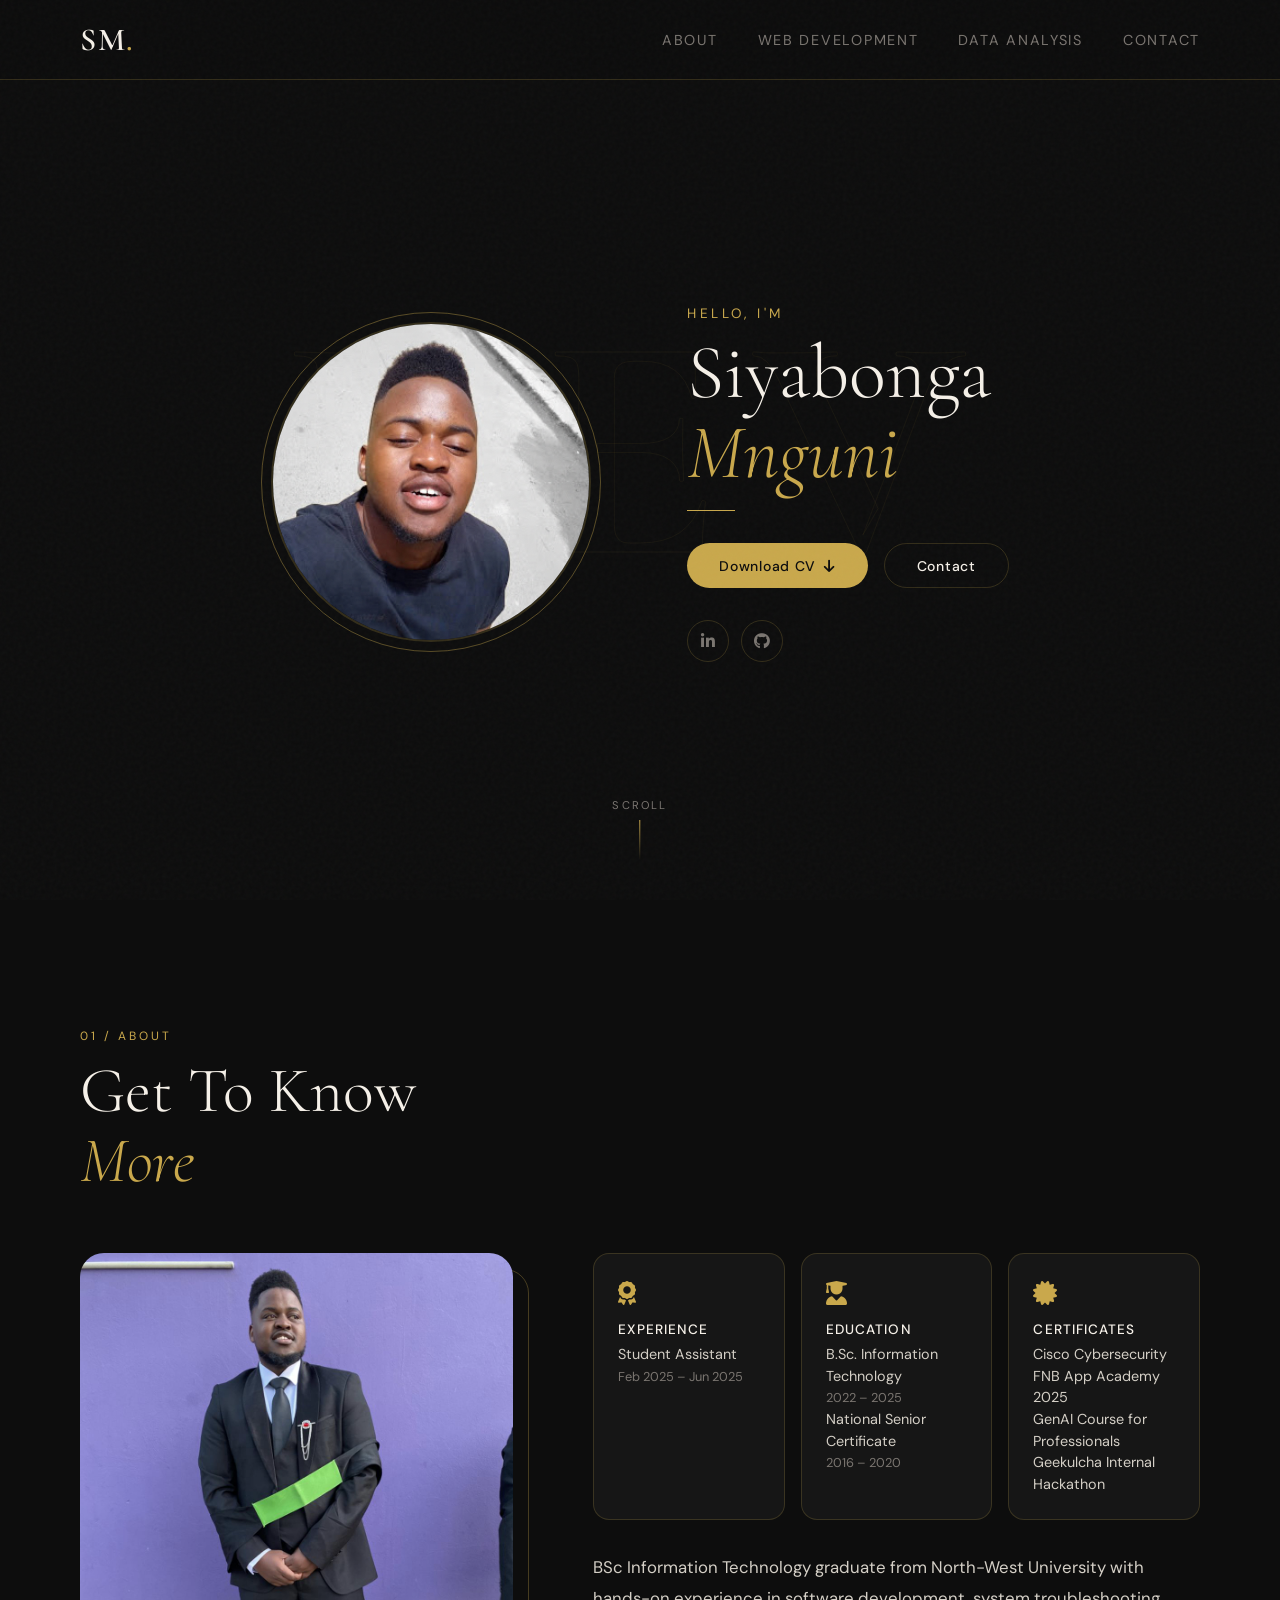
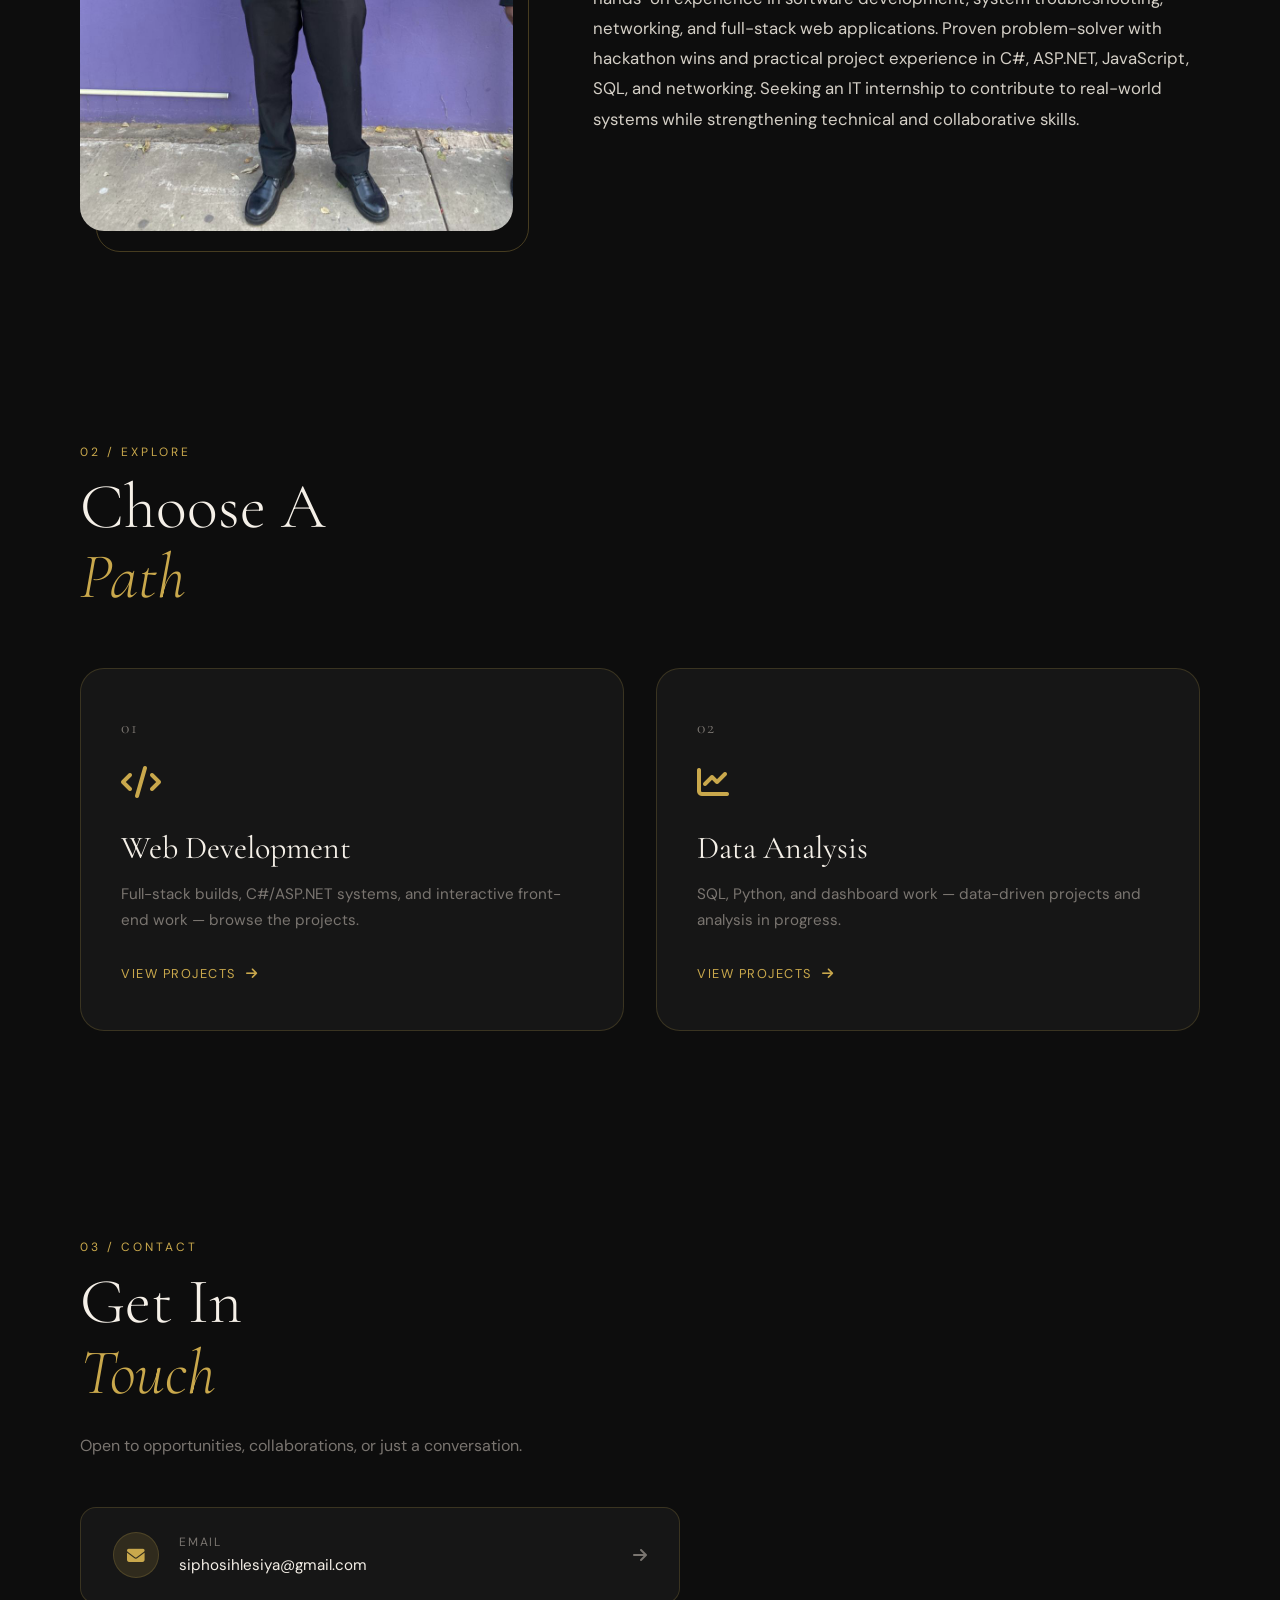
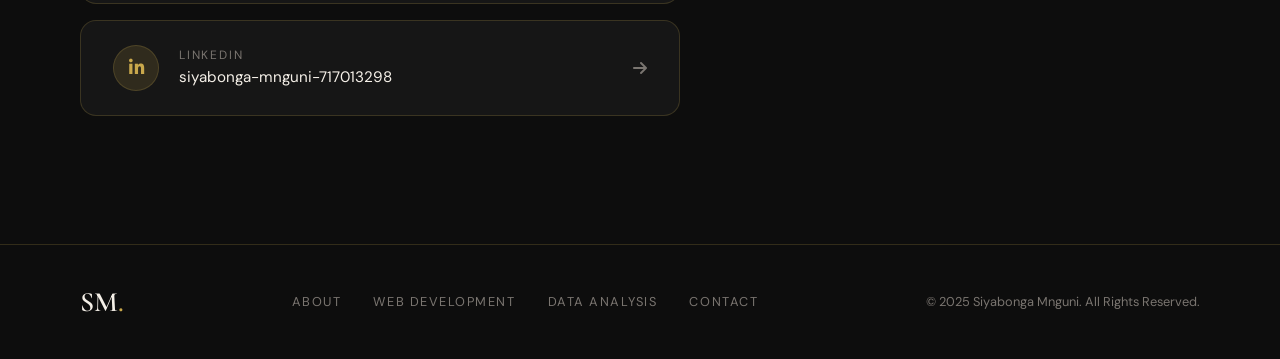
<file: index.html>
<!DOCTYPE html>
<html lang="en">
  <head>
    <meta charset="UTF-8" />
    <meta http-equiv="X-UA-Compatible" content="IE=edge" />
    <meta name="viewport" content="width=device-width, initial-scale=1.0" />
    <title>Siyabonga Mnguni — Portfolio</title>
    <link rel="icon" type="image/png" href="./assets/favicon.png">
    <link rel="preconnect" href="https://fonts.googleapis.com" />
    <link rel="preconnect" href="https://fonts.gstatic.com" crossorigin />
    <link href="https://fonts.googleapis.com/css2?family=Cormorant+Garamond:ital,wght@0,300;0,400;0,600;1,300;1,400&family=DM+Sans:wght@300;400;500&display=swap" rel="stylesheet"/>
    <link rel="stylesheet" href="https://cdnjs.cloudflare.com/ajax/libs/font-awesome/6.4.0/css/all.min.css"/>
    <link rel="stylesheet" href="style.css" />
    <link rel="stylesheet" href="mediaqueries.css" />
  </head>
  <body>

    <!-- NOISE OVERLAY -->
    <div class="noise"></div>

    <!-- DESKTOP NAV -->
    <nav id="desktop-nav">
      <a href="index.html" class="logo">SM<span class="logo-dot">.</span></a>
      <ul class="nav-links">
        <li><a href="#about">About</a></li>
        <li><a href="web-development.html">Web Development</a></li>
        <li><a href="data-analysis.html">Data Analysis</a></li>
        <li><a href="#contact">Contact</a></li>
      </ul>
    </nav>

    <!-- HAMBURGER NAV -->
    <nav id="hamburger-nav">
      <a href="index.html" class="logo">SM<span class="logo-dot">.</span></a>
      <div class="hamburger-menu">
        <div class="hamburger-icon" onclick="toggleMenu()">
          <span></span><span></span><span></span>
        </div>
        <div class="menu-links">
          <li><a href="#about" onclick="toggleMenu()">About</a></li>
          <li><a href="web-development.html">Web Development</a></li>
          <li><a href="data-analysis.html">Data Analysis</a></li>
          <li><a href="#contact" onclick="toggleMenu()">Contact</a></li>
        </div>
      </div>
    </nav>

    <!-- HERO / PROFILE -->
    <section id="profile">
      <div class="hero-bg-text">DEV</div>
      <div class="profile-inner">
        <div class="profile-image-wrap">
          <div class="profile-image-border"></div>
          <img src="./assets/about2.jpg" alt="Siyabonga Mnguni" />
        </div>
        <div class="profile-text">
          <p class="eyebrow">Hello, I'm</p>
          <h1 class="hero-name">Siyabonga<br /><em>Mnguni</em></h1>
          <div class="hero-line"></div>
          <div class="btn-container">
            <button class="btn btn-primary" onclick="window.open('./assets/Siyabonga Mnguni CV.pdf')">
              <span>Download CV</span><i class="fas fa-arrow-down"></i>
            </button>
            <button class="btn btn-outline" onclick="location.href='#contact'">
              <span>Contact</span>
            </button>
          </div>
          <div id="socials-container">
            <a href="https://linkedin.com/in/siyabonga-mnguni-717013298" target="_blank" class="social-link" title="LinkedIn">
              <i class="fab fa-linkedin-in"></i>
            </a>
            <a href="https://github.com/poundcake010101" target="_blank" class="social-link" title="GitHub">
              <i class="fab fa-github"></i>
            </a>
          </div>
        </div>
      </div>
      <a href="#about" class="scroll-hint">
        <span>Scroll</span>
        <div class="scroll-line"></div>
      </a>
    </section>

    <!-- ABOUT -->
    <section id="about">
      <div class="section-label">01 / About</div>
      <h2 class="section-title">Get To Know<br /><em>More</em></h2>
      <div class="about-grid">
        <div class="about-image-wrap">
          <img src="./assets/aboutpic3.jpeg" alt="Siyabonga Mnguni" class="about-pic" />
          <div class="about-image-accent"></div>
        </div>
        <div class="about-content">
          <div class="about-cards">
            <div class="about-card">
              <div class="about-card-icon"><i class="fas fa-award"></i></div>
              <h3>Experience</h3>
              <p>Student Assistant<br /><span>Feb 2025 – Jun 2025</span></p>
            </div>
            <div class="about-card">
              <div class="about-card-icon"><i class="fas fa-user-graduate"></i></div>
              <h3>Education</h3>
              <p>B.Sc. Information Technology<br /><span>2022 – 2025</span></p>
              <p>National Senior Certificate<br /><span>2016 – 2020</span></p>
            </div>
            <div class="about-card">
              <div class="about-card-icon"><i class="fas fa-certificate"></i></div>
              <h3>Certificates</h3>
              <p>Cisco Cybersecurity<br /> </p>
              <p>FNB App Academy 2025<br /> </p>
              <p>GenAI Course for Professionals<br /> </p>
              <p>Geekulcha Internal Hackathon<br /> </p>
            </div>
          </div>
          <p class="about-bio">
            BSc Information Technology graduate from North-West University with hands-on experience in software development, system troubleshooting, networking, and full-stack web applications. Proven problem-solver with hackathon wins and practical project experience in C#, ASP.NET, JavaScript, SQL, and networking. Seeking an IT internship to contribute to real-world systems while strengthening technical and collaborative skills.
          </p>
        </div>
      </div>
    </section>

    <!-- EXPLORE / NAVIGATION CARDS -->
    <section id="explore">
      <div class="section-label">02 / Explore</div>
      <h2 class="section-title">Choose A<br /><em>Path</em></h2>
      <div class="nav-cards-grid">

        <a href="web-development.html" class="nav-card">
          <div class="nav-card-index">01</div>
          <div class="nav-card-icon"><i class="fas fa-code"></i></div>
          <h3 class="nav-card-title">Web Development</h3>
          <p class="nav-card-desc">Full-stack builds, C#/ASP.NET systems, and interactive front-end work — browse the projects.</p>
          <span class="nav-card-cta">View Projects <i class="fas fa-arrow-right"></i></span>
        </a>

        <a href="data-analysis.html" class="nav-card">
          <div class="nav-card-index">02</div>
          <div class="nav-card-icon"><i class="fas fa-chart-line"></i></div>
          <h3 class="nav-card-title">Data Analysis</h3>
          <p class="nav-card-desc">SQL, Python, and dashboard work — data-driven projects and analysis in progress.</p>
          <span class="nav-card-cta">View Projects <i class="fas fa-arrow-right"></i></span>
        </a>

      </div>
    </section>

    <!-- CONTACT -->
    <section id="contact">
      <div class="section-label">03 / Contact</div>
      <h2 class="section-title">Get In<br /><em>Touch</em></h2>
      <p class="contact-sub">Open to opportunities, collaborations, or just a conversation.</p>
      <div class="contact-cards">
        <a href="mailto:siphosihlesiya@gmail.com" class="contact-card">
          <div class="contact-card-icon"><i class="fas fa-envelope"></i></div>
          <div>
            <p class="contact-card-label">Email</p>
            <p class="contact-card-value">siphosihlesiya@gmail.com</p>
          </div>
          <i class="fas fa-arrow-right contact-arrow"></i>
        </a>
        <a href="https://linkedin.com/in/siyabonga-mnguni-717013298" target="_blank" class="contact-card">
          <div class="contact-card-icon"><i class="fab fa-linkedin-in"></i></div>
          <div>
            <p class="contact-card-label">LinkedIn</p>
            <p class="contact-card-value">siyabonga-mnguni-717013298</p>
          </div>
          <i class="fas fa-arrow-right contact-arrow"></i>
        </a>
      </div>
    </section>

    <!-- FOOTER -->
    <footer>
      <div class="footer-inner">
        <div class="footer-logo">SM<span class="logo-dot">.</span></div>
        <nav class="footer-nav">
          <a href="#about">About</a>
          <a href="web-development.html">Web Development</a>
          <a href="data-analysis.html">Data Analysis</a>
          <a href="#contact">Contact</a>
        </nav>
        <p class="footer-copy">© 2025 Siyabonga Mnguni. All Rights Reserved.</p>
      </div>
    </footer>

    <script src="script.js"></script>
    <script>
      // Reveal on scroll
      const revealEls = document.querySelectorAll('section, .project-card, .about-card, .skill-item, .nav-card');
      const observer = new IntersectionObserver((entries) => {
        entries.forEach(e => { if (e.isIntersecting) { e.target.classList.add('visible'); } });
      }, { threshold: 0.1 });
      revealEls.forEach(el => { el.classList.add('reveal'); observer.observe(el); });

      // Skill bar animation
      const barObserver = new IntersectionObserver((entries) => {
        entries.forEach(e => {
          if (e.isIntersecting) {
            const fill = e.target.querySelector('.skill-fill');
            if (fill) fill.style.width = fill.style.getPropertyValue('--w') || fill.style['--w'] || getComputedStyle(fill).getPropertyValue('--w');
          }
        });
      }, { threshold: 0.3 });
      document.querySelectorAll('.skill-item').forEach(el => barObserver.observe(el));
    </script>
  </body>
</html>
</file>
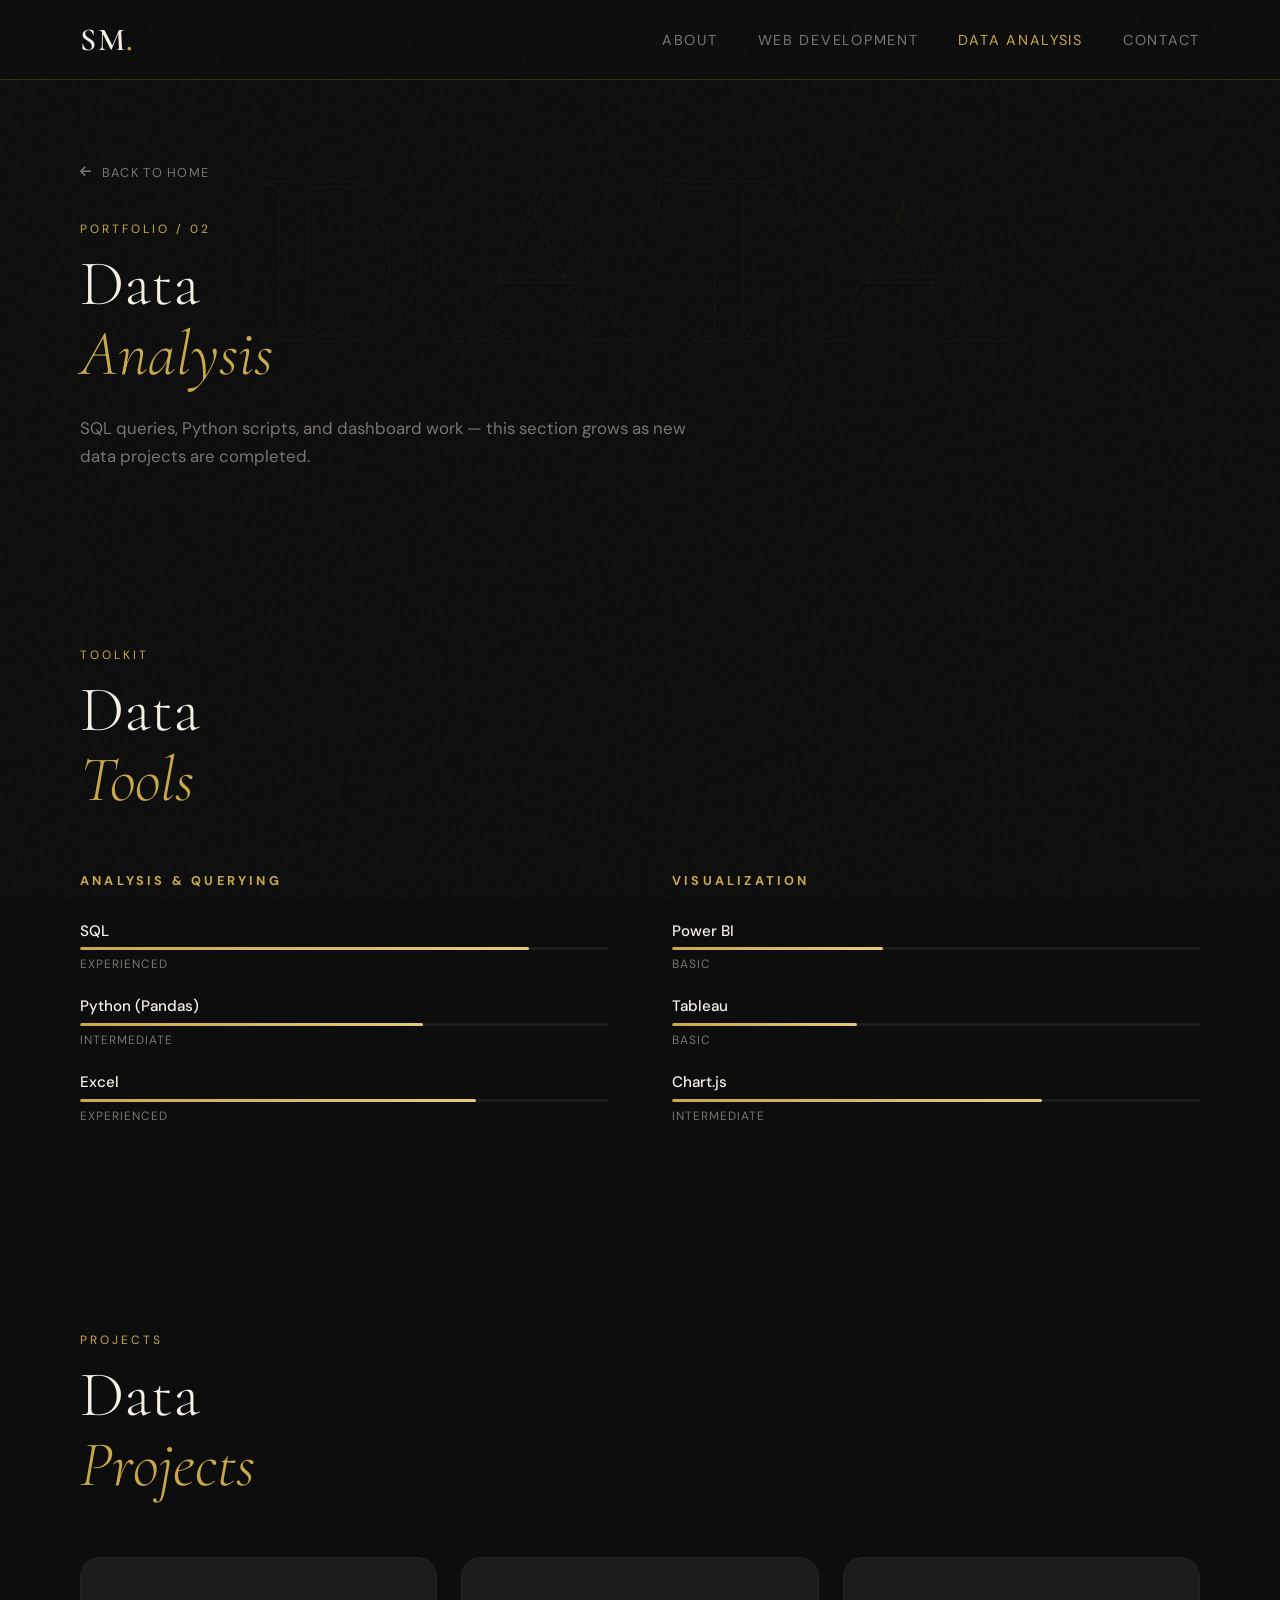
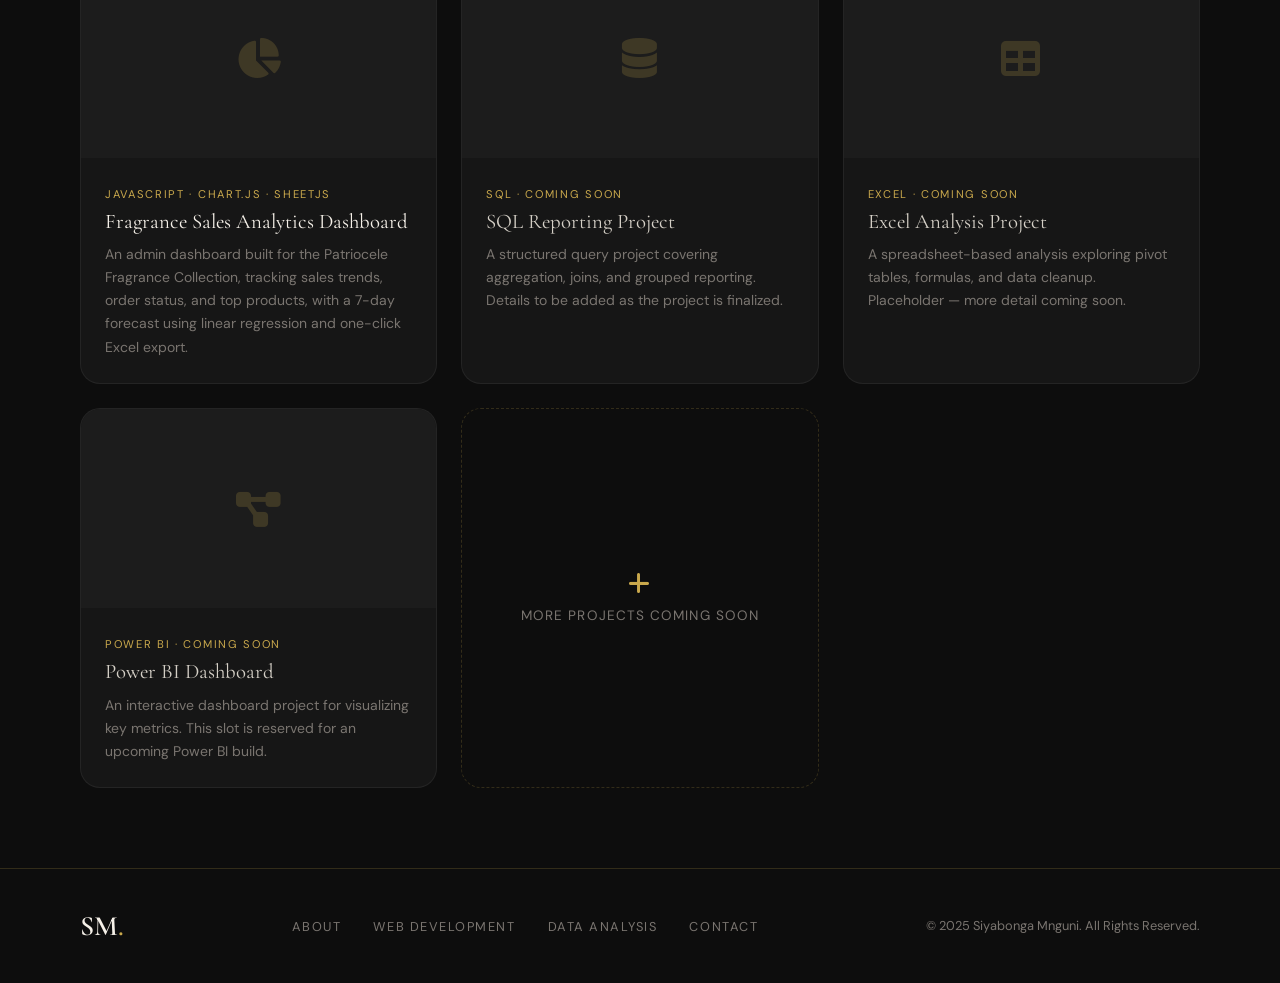
<file: data-analysis.html>
<!DOCTYPE html>
<html lang="en">
  <head>
    <meta charset="UTF-8" />
    <meta http-equiv="X-UA-Compatible" content="IE=edge" />
    <meta name="viewport" content="width=device-width, initial-scale=1.0" />
    <title>Data Analysis — Siyabonga Mnguni</title>
    <link rel="icon" type="image/png" href="./assets/favicon.png">
    <link rel="preconnect" href="https://fonts.googleapis.com" />
    <link rel="preconnect" href="https://fonts.gstatic.com" crossorigin />
    <link href="https://fonts.googleapis.com/css2?family=Cormorant+Garamond:ital,wght@0,300;0,400;0,600;1,300;1,400&family=DM+Sans:wght@300;400;500&display=swap" rel="stylesheet"/>
    <link rel="stylesheet" href="https://cdnjs.cloudflare.com/ajax/libs/font-awesome/6.4.0/css/all.min.css"/>
    <link rel="stylesheet" href="style.css" />
    <link rel="stylesheet" href="mediaqueries.css" />
  </head>
  <body>

    <!-- NOISE OVERLAY -->
    <div class="noise"></div>

    <!-- DESKTOP NAV -->
    <nav id="desktop-nav">
      <a href="index.html" class="logo">SM<span class="logo-dot">.</span></a>
      <ul class="nav-links">
        <li><a href="index.html#about">About</a></li>
        <li><a href="web-development.html">Web Development</a></li>
        <li><a href="data-analysis.html" class="active">Data Analysis</a></li>
        <li><a href="index.html#contact">Contact</a></li>
      </ul>
    </nav>

    <!-- HAMBURGER NAV -->
    <nav id="hamburger-nav">
      <a href="index.html" class="logo">SM<span class="logo-dot">.</span></a>
      <div class="hamburger-menu">
        <div class="hamburger-icon" onclick="toggleMenu()">
          <span></span><span></span><span></span>
        </div>
        <div class="menu-links">
          <li><a href="index.html#about" onclick="toggleMenu()">About</a></li>
          <li><a href="web-development.html">Web Development</a></li>
          <li><a href="data-analysis.html" class="active">Data Analysis</a></li>
          <li><a href="index.html#contact" onclick="toggleMenu()">Contact</a></li>
        </div>
      </div>
    </nav>

    <!-- PAGE HEADER -->
    <section id="page-header" class="page-header">
      <a href="index.html" class="breadcrumb"><i class="fas fa-arrow-left"></i> Back to Home</a>
      <div class="hero-bg-text">DATA</div>
      <div class="section-label">Portfolio / 02</div>
      <h1 class="section-title">Data<br /><em>Analysis</em></h1>
      <p class="page-header-sub">SQL queries, Python scripts, and dashboard work — this section grows as new data projects are completed.</p>
    </section>

    <!-- TOOLS -->
    <section id="skills">
      <div class="section-label">Toolkit</div>
      <h2 class="section-title">Data<br /><em>Tools</em></h2>
      <div class="skills-grid">
        <div class="skills-col">
          <h3 class="skills-category">Analysis &amp; Querying</h3>
          <div class="skill-list">
            <div class="skill-item"><span class="skill-name">SQL</span><div class="skill-bar"><div class="skill-fill" style="--w:85%"></div></div><span class="skill-level">Experienced</span></div>
            <div class="skill-item"><span class="skill-name">Python (Pandas)</span><div class="skill-bar"><div class="skill-fill" style="--w:65%"></div></div><span class="skill-level">Intermediate</span></div>
            <div class="skill-item"><span class="skill-name">Excel</span><div class="skill-bar"><div class="skill-fill" style="--w:75%"></div></div><span class="skill-level">Experienced</span></div>
          </div>
        </div>
        <div class="skills-col">
          <h3 class="skills-category">Visualization</h3>
          <div class="skill-list">
            <div class="skill-item"><span class="skill-name">Power BI</span><div class="skill-bar"><div class="skill-fill" style="--w:40%"></div></div><span class="skill-level">Basic</span></div>
            <div class="skill-item"><span class="skill-name">Tableau</span><div class="skill-bar"><div class="skill-fill" style="--w:35%"></div></div><span class="skill-level">Basic</span></div>
            <div class="skill-item"><span class="skill-name">Chart.js</span><div class="skill-bar"><div class="skill-fill" style="--w:70%"></div></div><span class="skill-level">Intermediate</span></div>
          </div>
        </div>
      </div>
    </section>

    <!-- PROJECTS -->
    <section id="projects">
      <div class="section-label">Projects</div>
      <h2 class="section-title">Data<br /><em>Projects</em></h2>
      <div class="projects-grid">

        <div class="project-card">
          <div class="project-img-wrap project-img-placeholder">
            <i class="fas fa-chart-pie placeholder-icon"></i>
          </div>
          <div class="project-info">
            <span class="project-tag">JavaScript · Chart.js · SheetJS</span>
            <h3>Fragrance Sales Analytics Dashboard</h3>
            <p>An admin dashboard built for the Patriocele Fragrance Collection, tracking sales trends, order status, and top products, with a 7-day forecast using linear regression and one-click Excel export.</p>
          </div>
        </div>

        <div class="project-card project-card-placeholder">
          <div class="project-img-wrap project-img-placeholder">
            <i class="fas fa-database placeholder-icon"></i>
          </div>
          <div class="project-info">
            <span class="project-tag">SQL · Coming Soon</span>
            <h3>SQL Reporting Project</h3>
            <p>A structured query project covering aggregation, joins, and grouped reporting. Details to be added as the project is finalized.</p>
          </div>
        </div>

        <div class="project-card project-card-placeholder">
          <div class="project-img-wrap project-img-placeholder">
            <i class="fas fa-table placeholder-icon"></i>
          </div>
          <div class="project-info">
            <span class="project-tag">Excel · Coming Soon</span>
            <h3>Excel Analysis Project</h3>
            <p>A spreadsheet-based analysis exploring pivot tables, formulas, and data cleanup. Placeholder — more detail coming soon.</p>
          </div>
        </div>

        <div class="project-card project-card-placeholder">
          <div class="project-img-wrap project-img-placeholder">
            <i class="fas fa-project-diagram placeholder-icon"></i>
          </div>
          <div class="project-info">
            <span class="project-tag">Power BI · Coming Soon</span>
            <h3>Power BI Dashboard</h3>
            <p>An interactive dashboard project for visualizing key metrics. This slot is reserved for an upcoming Power BI build.</p>
          </div>
        </div>

        <a href="index.html#contact" class="project-card project-card-add">
          <div class="project-card-add-inner">
            <i class="fas fa-plus"></i>
            <span>More projects coming soon</span>
          </div>
        </a>

      </div>
    </section>

    <!-- FOOTER -->
    <footer>
      <div class="footer-inner">
        <div class="footer-logo">SM<span class="logo-dot">.</span></div>
        <nav class="footer-nav">
          <a href="index.html#about">About</a>
          <a href="web-development.html">Web Development</a>
          <a href="data-analysis.html">Data Analysis</a>
          <a href="index.html#contact">Contact</a>
        </nav>
        <p class="footer-copy">© 2025 Siyabonga Mnguni. All Rights Reserved.</p>
      </div>
    </footer>

    <script src="script.js"></script>
    <script>
      const revealEls = document.querySelectorAll('section, .project-card, .about-card, .skill-item, .nav-card');
      const observer = new IntersectionObserver((entries) => {
        entries.forEach(e => { if (e.isIntersecting) { e.target.classList.add('visible'); } });
      }, { threshold: 0.1 });
      revealEls.forEach(el => { el.classList.add('reveal'); observer.observe(el); });

      const barObserver = new IntersectionObserver((entries) => {
        entries.forEach(e => {
          if (e.isIntersecting) {
            const fill = e.target.querySelector('.skill-fill');
            if (fill) fill.style.width = fill.style.getPropertyValue('--w') || fill.style['--w'] || getComputedStyle(fill).getPropertyValue('--w');
          }
        });
      }, { threshold: 0.3 });
      document.querySelectorAll('.skill-item').forEach(el => barObserver.observe(el));
    </script>
  </body>
</html>
</file>
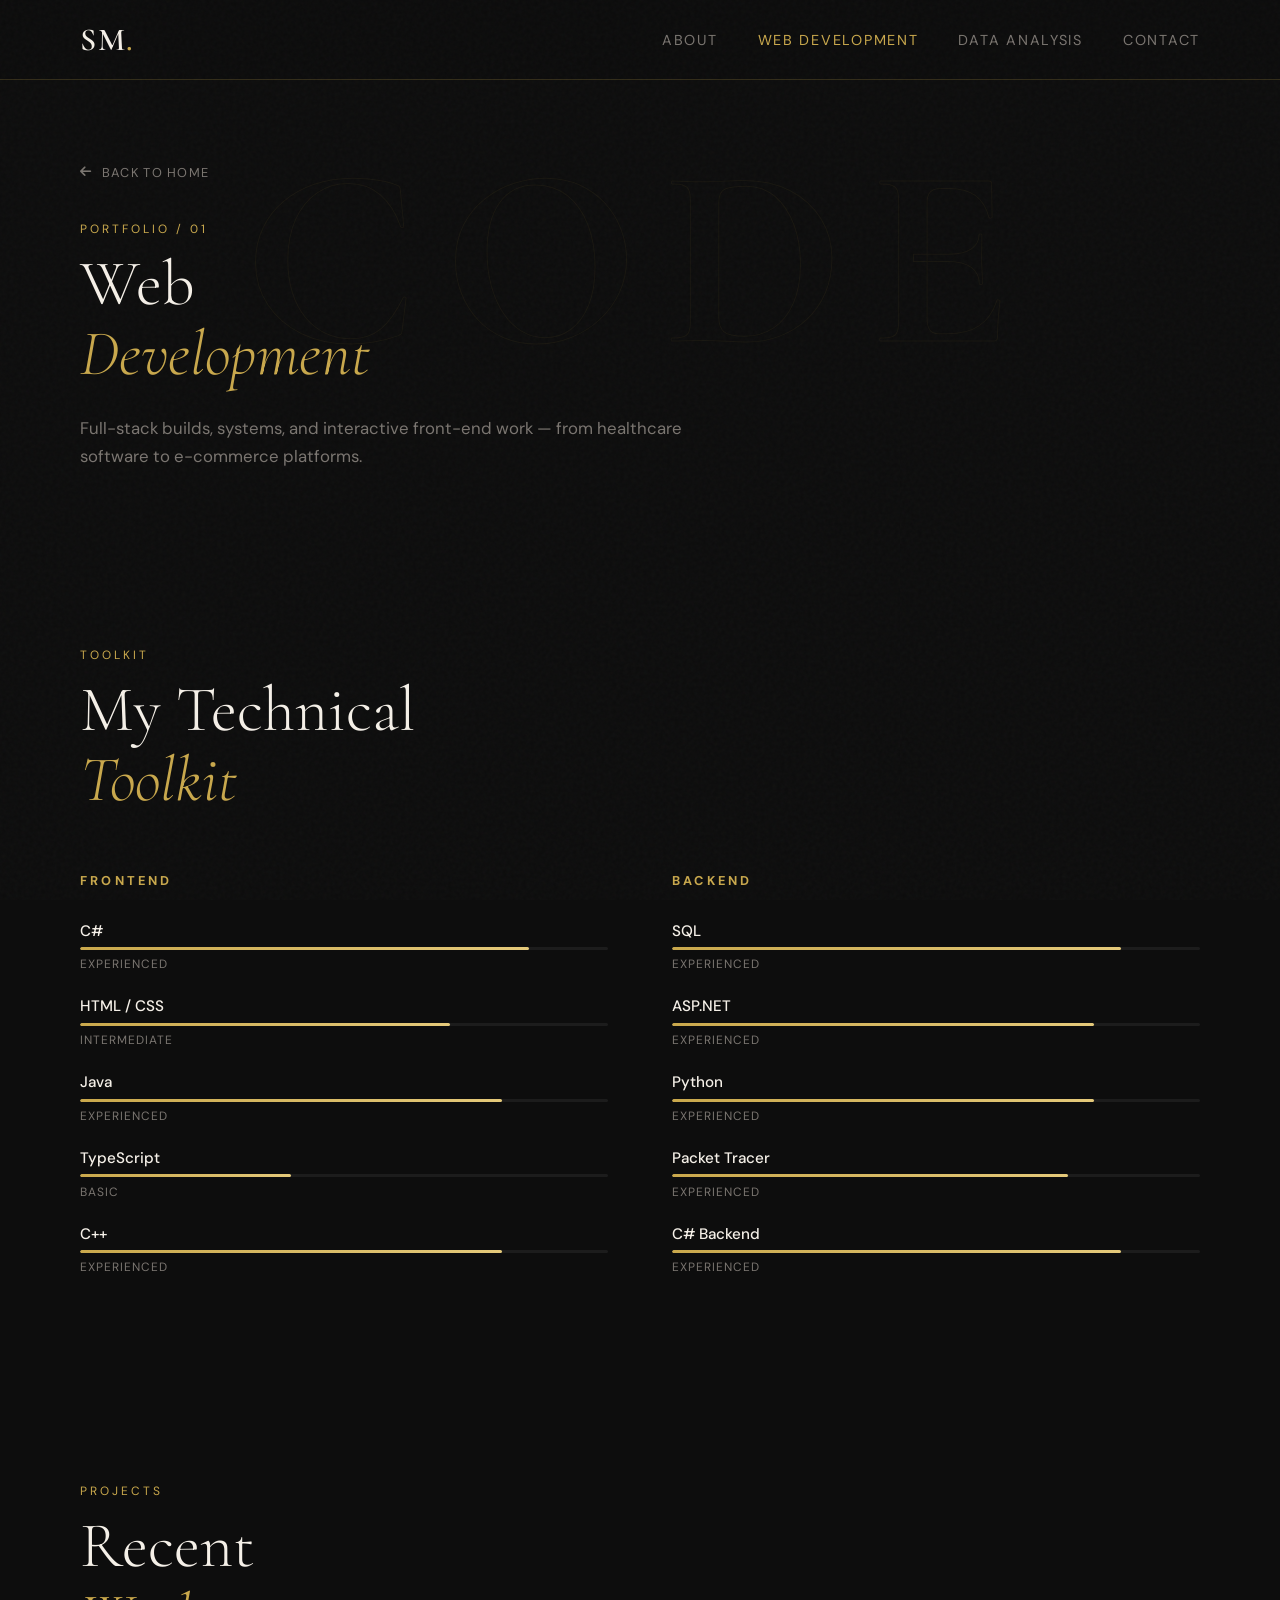
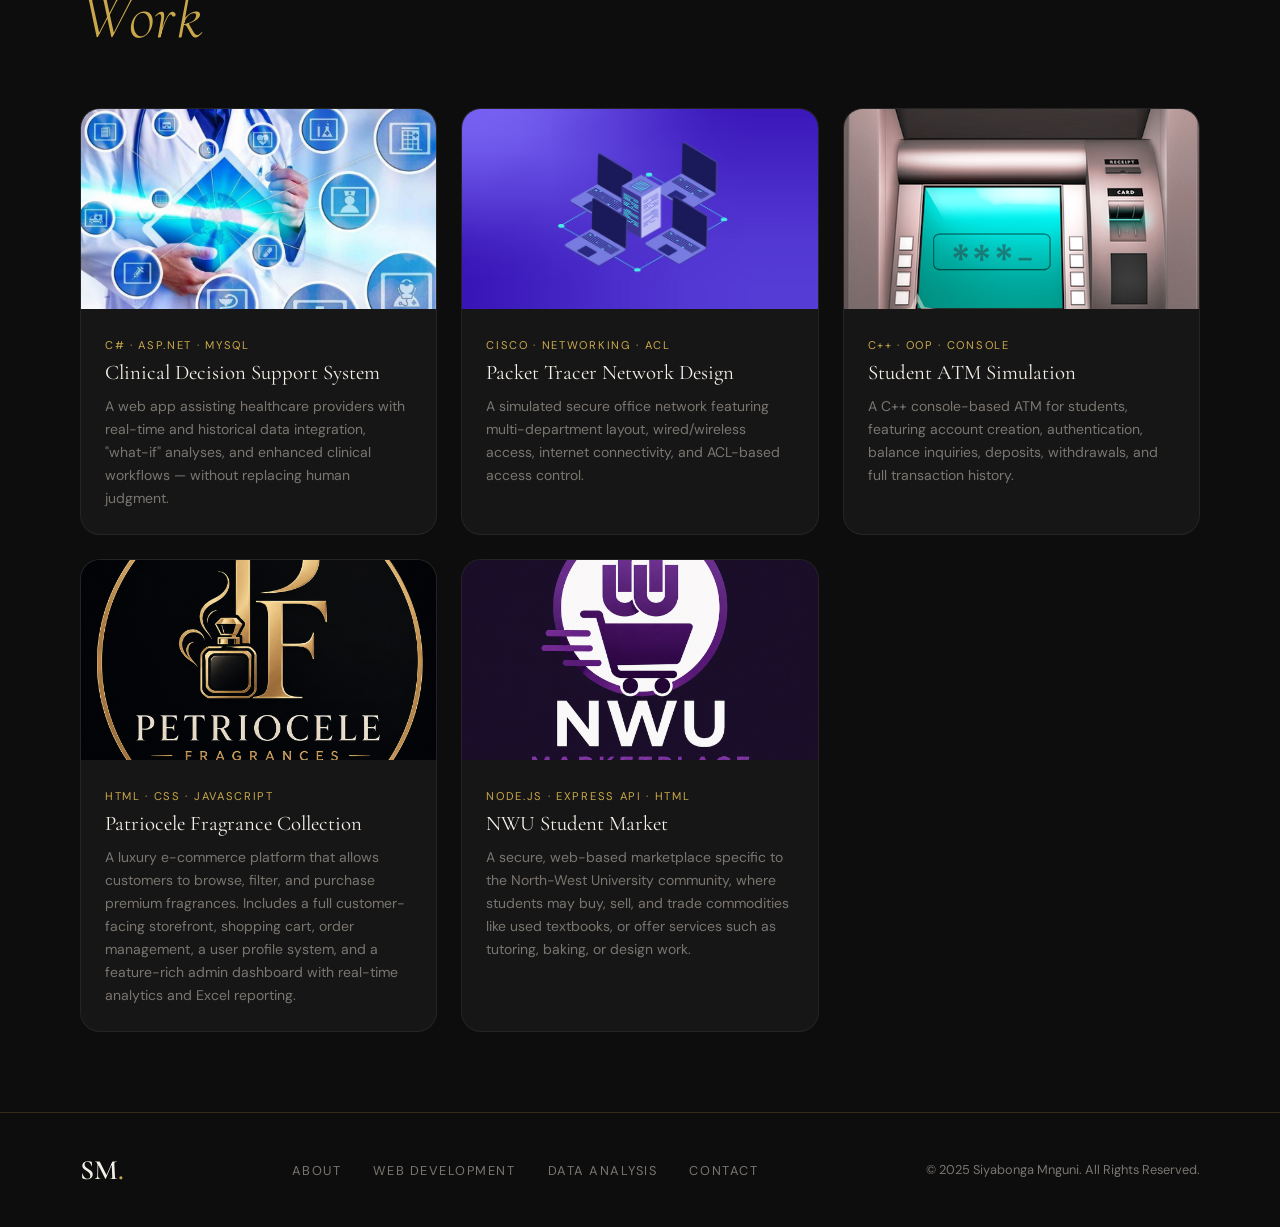
<file: web-development.html>
<!DOCTYPE html>
<html lang="en">
  <head>
    <meta charset="UTF-8" />
    <meta http-equiv="X-UA-Compatible" content="IE=edge" />
    <meta name="viewport" content="width=device-width, initial-scale=1.0" />
    <title>Web Development — Siyabonga Mnguni</title>
    <link rel="icon" type="image/png" href="./assets/favicon.png">
    <link rel="preconnect" href="https://fonts.googleapis.com" />
    <link rel="preconnect" href="https://fonts.gstatic.com" crossorigin />
    <link href="https://fonts.googleapis.com/css2?family=Cormorant+Garamond:ital,wght@0,300;0,400;0,600;1,300;1,400&family=DM+Sans:wght@300;400;500&display=swap" rel="stylesheet"/>
    <link rel="stylesheet" href="https://cdnjs.cloudflare.com/ajax/libs/font-awesome/6.4.0/css/all.min.css"/>
    <link rel="stylesheet" href="style.css" />
    <link rel="stylesheet" href="mediaqueries.css" />
  </head>
  <body>

    <!-- NOISE OVERLAY -->
    <div class="noise"></div>

    <!-- DESKTOP NAV -->
    <nav id="desktop-nav">
      <a href="index.html" class="logo">SM<span class="logo-dot">.</span></a>
      <ul class="nav-links">
        <li><a href="index.html#about">About</a></li>
        <li><a href="web-development.html" class="active">Web Development</a></li>
        <li><a href="data-analysis.html">Data Analysis</a></li>
        <li><a href="index.html#contact">Contact</a></li>
      </ul>
    </nav>

    <!-- HAMBURGER NAV -->
    <nav id="hamburger-nav">
      <a href="index.html" class="logo">SM<span class="logo-dot">.</span></a>
      <div class="hamburger-menu">
        <div class="hamburger-icon" onclick="toggleMenu()">
          <span></span><span></span><span></span>
        </div>
        <div class="menu-links">
          <li><a href="index.html#about" onclick="toggleMenu()">About</a></li>
          <li><a href="web-development.html" class="active">Web Development</a></li>
          <li><a href="data-analysis.html">Data Analysis</a></li>
          <li><a href="index.html#contact" onclick="toggleMenu()">Contact</a></li>
        </div>
      </div>
    </nav>

    <!-- PAGE HEADER -->
    <section id="page-header" class="page-header">
      <a href="index.html" class="breadcrumb"><i class="fas fa-arrow-left"></i> Back to Home</a>
      <div class="hero-bg-text">CODE</div>
      <div class="section-label">Portfolio / 01</div>
      <h1 class="section-title">Web<br /><em>Development</em></h1>
      <p class="page-header-sub">Full-stack builds, systems, and interactive front-end work — from healthcare software to e-commerce platforms.</p>
    </section>

    <!-- SKILLS -->
    <section id="skills">
      <div class="section-label">Toolkit</div>
      <h2 class="section-title">My Technical<br /><em>Toolkit</em></h2>
      <div class="skills-grid">
        <div class="skills-col">
          <h3 class="skills-category">Frontend</h3>
          <div class="skill-list">
            <div class="skill-item"><span class="skill-name">C#</span><div class="skill-bar"><div class="skill-fill" style="--w:85%"></div></div><span class="skill-level">Experienced</span></div>
            <div class="skill-item"><span class="skill-name">HTML / CSS</span><div class="skill-bar"><div class="skill-fill" style="--w:70%"></div></div><span class="skill-level">Intermediate</span></div>
            <div class="skill-item"><span class="skill-name">Java</span><div class="skill-bar"><div class="skill-fill" style="--w:80%"></div></div><span class="skill-level">Experienced</span></div>
            <div class="skill-item"><span class="skill-name">TypeScript</span><div class="skill-bar"><div class="skill-fill" style="--w:40%"></div></div><span class="skill-level">Basic</span></div>
            <div class="skill-item"><span class="skill-name">C++</span><div class="skill-bar"><div class="skill-fill" style="--w:80%"></div></div><span class="skill-level">Experienced</span></div>
          </div>
        </div>
        <div class="skills-col">
          <h3 class="skills-category">Backend</h3>
          <div class="skill-list">
            <div class="skill-item"><span class="skill-name">SQL</span><div class="skill-bar"><div class="skill-fill" style="--w:85%"></div></div><span class="skill-level">Experienced</span></div>
            <div class="skill-item"><span class="skill-name">ASP.NET</span><div class="skill-bar"><div class="skill-fill" style="--w:80%"></div></div><span class="skill-level">Experienced</span></div>
            <div class="skill-item"><span class="skill-name">Python</span><div class="skill-bar"><div class="skill-fill" style="--w:80%"></div></div><span class="skill-level">Experienced</span></div>
            <div class="skill-item"><span class="skill-name">Packet Tracer</span><div class="skill-bar"><div class="skill-fill" style="--w:75%"></div></div><span class="skill-level">Experienced</span></div>
            <div class="skill-item"><span class="skill-name">C# Backend</span><div class="skill-bar"><div class="skill-fill" style="--w:85%"></div></div><span class="skill-level">Experienced</span></div>
          </div>
        </div>
      </div>
    </section>

    <!-- PROJECTS -->
    <section id="projects">
      <div class="section-label">Projects</div>
      <h2 class="section-title">Recent<br /><em>Work</em></h2>
      <div class="projects-grid">

        <div class="project-card">
          <div class="project-img-wrap">
            <img src="./assets/Clinical-Decision-Support-Systems.jpg" alt="Clinical Decision Support System" />
            <div class="project-overlay">
              <div class="project-links">
                <button onclick="window.open('https://github.com/poundcake010101/Clinical-Decision-Support-System.git','_blank')"><i class="fab fa-github"></i></button>
                <button onclick="openVideoModal()"><i class="fas fa-play"></i></button>
              </div>
            </div>
          </div>
          <div class="project-info">
            <span class="project-tag">C# · ASP.NET · MySQL</span>
            <h3>Clinical Decision Support System</h3>
            <p>A web app assisting healthcare providers with real-time and historical data integration, "what-if" analyses, and enhanced clinical workflows — without replacing human judgment.</p>
          </div>
        </div>

        <div class="project-card">
          <div class="project-img-wrap">
            <img src="./assets/packet-tracer.jpg" alt="Packet Tracer Network Design" />
            <div class="project-overlay">
              <div class="project-links">
                <button onclick="window.open('https://github.com/poundcake010101/Packet_Tracer.git','_blank')"><i class="fab fa-github"></i></button>
              </div>
            </div>
          </div>
          <div class="project-info">
            <span class="project-tag">Cisco · Networking · ACL</span>
            <h3>Packet Tracer Network Design</h3>
            <p>A simulated secure office network featuring multi-department layout, wired/wireless access, internet connectivity, and ACL-based access control.</p>
          </div>
        </div>

        <div class="project-card">
          <div class="project-img-wrap">
            <img src="./assets/ATM.png" alt="Student ATM Simulation" />
            <div class="project-overlay">
              <div class="project-links">
                <button onclick="window.open('https://github.com/poundcake010101/atmSimulationProject.git','_blank')"><i class="fab fa-github"></i></button>
              </div>
            </div>
          </div>
          <div class="project-info">
            <span class="project-tag">C++ · OOP · Console</span>
            <h3>Student ATM Simulation</h3>
            <p>A C++ console-based ATM for students, featuring account creation, authentication, balance inquiries, deposits, withdrawals, and full transaction history.</p>
          </div>
        </div>

        <div class="project-card">
          <div class="project-img-wrap">
            <img src="./assets/petrio.png" alt="Patriocele Fragrance Collection" />
            <div class="project-overlay">
              <div class="project-links">
                <button onclick="window.open('https://github.com/poundcake010101/Patriocele-Fragrance-collection.git','_blank')"><i class="fab fa-github"></i></button>
              </div>
            </div>
          </div>
          <div class="project-info">
            <span class="project-tag">HTML · CSS · JavaScript</span>
            <h3>Patriocele Fragrance Collection</h3>
            <p>A luxury e-commerce platform that allows customers to browse, filter, and purchase premium fragrances. Includes a full customer-facing storefront, shopping cart, order management, a user profile system, and a feature-rich admin dashboard with real-time analytics and Excel reporting.</p>
          </div>
        </div>

        <div class="project-card">
          <div class="project-img-wrap">
            <img src="./assets/nwu_market.png" alt="NWU Student Market" />
            <div class="project-overlay">
              <div class="project-links">
                <button onclick="window.open('https://github.com/MrNiffler/nwu-student-market.git','_blank')"><i class="fab fa-github"></i></button>
              </div>
            </div>
          </div>
          <div class="project-info">
            <span class="project-tag">Node.js · Express API · HTML</span>
            <h3>NWU Student Market</h3>
            <p>A secure, web-based marketplace specific to the North-West University community, where students may buy, sell, and trade commodities like used textbooks, or offer services such as tutoring, baking, or design work.</p>
          </div>
        </div>

      </div>
    </section>

    <!-- VIDEO MODAL -->
    <div id="videoModal" class="video-modal">
      <div class="video-modal-content">
        <span class="close-btn" onclick="closeVideoModal()">&times;</span>
        <iframe id="videoFrame" width="100%" height="480" frameborder="0" allowfullscreen></iframe>
      </div>
    </div>

    <!-- FOOTER -->
    <footer>
      <div class="footer-inner">
        <div class="footer-logo">SM<span class="logo-dot">.</span></div>
        <nav class="footer-nav">
          <a href="index.html#about">About</a>
          <a href="web-development.html">Web Development</a>
          <a href="data-analysis.html">Data Analysis</a>
          <a href="index.html#contact">Contact</a>
        </nav>
        <p class="footer-copy">© 2025 Siyabonga Mnguni. All Rights Reserved.</p>
      </div>
    </footer>

    <script src="script.js"></script>
    <script>
      const revealEls = document.querySelectorAll('section, .project-card, .about-card, .skill-item, .nav-card');
      const observer = new IntersectionObserver((entries) => {
        entries.forEach(e => { if (e.isIntersecting) { e.target.classList.add('visible'); } });
      }, { threshold: 0.1 });
      revealEls.forEach(el => { el.classList.add('reveal'); observer.observe(el); });

      const barObserver = new IntersectionObserver((entries) => {
        entries.forEach(e => {
          if (e.isIntersecting) {
            const fill = e.target.querySelector('.skill-fill');
            if (fill) fill.style.width = fill.style.getPropertyValue('--w') || fill.style['--w'] || getComputedStyle(fill).getPropertyValue('--w');
          }
        });
      }, { threshold: 0.3 });
      document.querySelectorAll('.skill-item').forEach(el => barObserver.observe(el));
    </script>
  </body>
</html>
</file>
<file: style.css>
/* =============================================
   PORTFOLIO — DARK EDITORIAL LUXURY
   Theme: Deep charcoal · Warm gold · Cream type
   Fonts: Cormorant Garamond + DM Sans
============================================= */

:root {
  --bg:        #0d0d0d;
  --bg-card:   #161616;
  --bg-raised: #1c1c1c;
  --gold:      #c9a84c;
  --gold-light:#e4c97a;
  --gold-dim:  rgba(201,168,76,0.15);
  --cream:     #f5f0e8;
  --text:      #d4cfc6;
  --text-muted:#7a7570;
  --border:    rgba(201,168,76,0.2);
  --white:     #ffffff;
  --radius:    1rem;
  --transition:300ms ease;
}

*, *::before, *::after { margin:0; padding:0; box-sizing:border-box; }

html { scroll-behavior: smooth; }

body {
  font-family: 'DM Sans', sans-serif;
  background: var(--bg);
  color: var(--text);
  overflow-x: hidden;
}

/* Noise texture overlay */
.noise {
  pointer-events: none;
  position: fixed;
  inset: 0;
  z-index: 9999;
  opacity: 0.03;
  background-image: url("data:image/svg+xml,%3Csvg viewBox='0 0 256 256' xmlns='http://www.w3.org/2000/svg'%3E%3Cfilter id='noise'%3E%3CfeTurbulence type='fractalNoise' baseFrequency='0.9' numOctaves='4' stitchTiles='stitch'/%3E%3C/filter%3E%3Crect width='100%25' height='100%25' filter='url(%23noise)'/%3E%3C/svg%3E");
}

/* ── TYPOGRAPHY ─────────────────────────── */
h1, h2, h3 { font-family: 'Cormorant Garamond', serif; color: var(--cream); }
em { font-style: italic; color: var(--gold); }
p { color: var(--text); line-height: 1.7; }
a { color: inherit; text-decoration: none; transition: var(--transition); }

/* ── REVEAL ANIMATION ───────────────────── */
.reveal { opacity: 0; transform: translateY(28px); transition: opacity 0.7s ease, transform 0.7s ease; }
.reveal.visible { opacity: 1; transform: none; }

/* ── NAV ────────────────────────────────── */
#desktop-nav {
  position: fixed; top: 0; left: 0; right: 0; z-index: 100;
  display: flex; justify-content: space-between; align-items: center;
  padding: 1.25rem 5rem;
  background: rgba(13,13,13,0.85);
  backdrop-filter: blur(12px);
  border-bottom: 1px solid var(--border);
}

.logo {
  font-family: 'Cormorant Garamond', serif;
  font-size: 2rem;
  font-weight: 600;
  color: var(--cream);
  letter-spacing: 0.05em;
}
.logo-dot { color: var(--gold); }

.nav-links {
  display: flex; gap: 2.5rem; list-style: none;
}
.nav-links a {
  font-size: 0.9rem;
  font-weight: 400;
  letter-spacing: 0.12em;
  text-transform: uppercase;
  color: var(--text-muted);
}
.nav-links a:hover,
.nav-links a.active { color: var(--gold); }

/* Hamburger */
#hamburger-nav {
  display: none;
  position: fixed; top: 0; left: 0; right: 0; z-index: 100;
  justify-content: space-between; align-items: center;
  padding: 1.25rem 2rem;
  background: rgba(13,13,13,0.92);
  backdrop-filter: blur(12px);
  border-bottom: 1px solid var(--border);
}
.hamburger-menu { position: relative; }
.hamburger-icon { display: flex; flex-direction: column; gap: 5px; cursor: pointer; width: 28px; }
.hamburger-icon span { display: block; width: 100%; height: 2px; background: var(--cream); transition: all 0.3s ease; }
.hamburger-icon.open span:first-child  { transform: rotate(45deg) translate(5px,5px); }
.hamburger-icon.open span:nth-child(2) { opacity: 0; }
.hamburger-icon.open span:last-child   { transform: rotate(-45deg) translate(5px,-5px); }
.menu-links {
  position: absolute; top: 100%; right: 0;
  background: var(--bg-card);
  border: 1px solid var(--border);
  border-radius: 0.5rem;
  min-width: 190px;
  max-height: 0; overflow: hidden;
  transition: max-height 0.4s ease;
}
.menu-links.open { max-height: 300px; }
.menu-links li { list-style: none; }
.menu-links a {
  display: block; padding: 0.9rem 1.5rem;
  font-size: 0.9rem; letter-spacing: 0.1em; text-transform: uppercase;
  color: var(--text);
  border-bottom: 1px solid rgba(255,255,255,0.05);
}
.menu-links a:hover,
.menu-links a.active { color: var(--gold); background: var(--gold-dim); }

/* ── SECTIONS COMMON ────────────────────── */
section {
  padding: 8rem 5rem 5rem;
  max-width: 1300px;
  margin: 0 auto;
}

.section-label {
  font-size: 0.75rem;
  letter-spacing: 0.25em;
  text-transform: uppercase;
  color: var(--gold);
  margin-bottom: 0.75rem;
}
.section-title {
  font-size: clamp(2.5rem, 5vw, 4rem);
  font-weight: 300;
  line-height: 1.1;
  margin-bottom: 3.5rem;
}

/* ── HERO ───────────────────────────────── */
#profile {
  min-height: 100vh;
  display: flex;
  align-items: center;
  justify-content: center;
  padding: 8rem 5rem 4rem;
  position: relative;
  overflow: hidden;
  max-width: 100%;
}

.hero-bg-text {
  position: absolute;
  font-family: 'Cormorant Garamond', serif;
  font-size: clamp(14rem, 25vw, 28rem);
  font-weight: 700;
  color: transparent;
  -webkit-text-stroke: 1px rgba(201,168,76,0.06);
  top: 50%; left: 50%;
  transform: translate(-50%,-50%);
  pointer-events: none;
  user-select: none;
  white-space: nowrap;
  letter-spacing: 0.1em;
}

.profile-inner {
  display: flex;
  align-items: center;
  gap: 6rem;
  flex-wrap: wrap;
  justify-content: center;
  z-index: 1;
}

.profile-image-wrap {
  position: relative;
  width: 320px; height: 320px;
  flex-shrink: 0;
}
.profile-image-wrap img {
  width: 100%; height: 100%;
  border-radius: 50%;
  object-fit: cover;
  border: 2px solid var(--border);
  position: relative; z-index: 1;
}
.profile-image-border {
  position: absolute;
  inset: -10px;
  border-radius: 50%;
  border: 1px solid var(--gold);
  opacity: 0.4;
  animation: spin 20s linear infinite;
}
@keyframes spin { to { transform: rotate(360deg); } }

.profile-text { max-width: 520px; }
.eyebrow {
  font-size: 0.85rem;
  letter-spacing: 0.25em;
  text-transform: uppercase;
  color: var(--gold);
  margin-bottom: 0.5rem;
}
.hero-name {
  font-size: clamp(3rem, 6vw, 5.5rem);
  font-weight: 300;
  line-height: 1.05;
  margin-bottom: 1rem;
  color: var(--cream);
}
.hero-role {
  font-size: 1rem;
  letter-spacing: 0.1em;
  text-transform: uppercase;
  color: var(--text-muted);
  margin-bottom: 1.5rem;
}
.hero-line {
  width: 48px; height: 1px;
  background: var(--gold);
  margin-bottom: 2rem;
}

/* Buttons */
.btn-container { display: flex; gap: 1rem; margin-bottom: 2rem; flex-wrap: wrap; }
.btn {
  display: inline-flex; align-items: center; gap: 0.5rem;
  padding: 0.8rem 2rem;
  border-radius: 2rem;
  font-family: 'DM Sans', sans-serif;
  font-size: 0.875rem;
  font-weight: 500;
  letter-spacing: 0.05em;
  cursor: pointer;
  border: none;
  transition: var(--transition);
}
.btn-primary {
  background: var(--gold);
  color: #0d0d0d;
}
.btn-primary:hover { background: var(--gold-light); transform: translateY(-2px); }
.btn-outline {
  background: transparent;
  color: var(--cream);
  border: 1px solid var(--border);
}
.btn-outline:hover { border-color: var(--gold); color: var(--gold); transform: translateY(-2px); }

/* Socials */
#socials-container { display: flex; gap: 0.75rem; }
.social-link {
  width: 42px; height: 42px;
  border-radius: 50%;
  border: 1px solid var(--border);
  display: flex; align-items: center; justify-content: center;
  color: var(--text-muted);
  font-size: 1rem;
  transition: var(--transition);
}
.social-link:hover {
  border-color: var(--gold);
  color: var(--gold);
  transform: translateY(-3px);
}

/* Scroll hint */
.scroll-hint {
  position: absolute; bottom: 2.5rem; left: 50%;
  transform: translateX(-50%);
  display: flex; flex-direction: column; align-items: center;
  gap: 0.5rem;
  font-size: 0.7rem;
  letter-spacing: 0.2em;
  text-transform: uppercase;
  color: var(--text-muted);
  animation: float 2.5s ease-in-out infinite;
}
.scroll-line {
  width: 1px; height: 40px;
  background: linear-gradient(to bottom, var(--gold), transparent);
}
@keyframes float { 0%,100% { transform: translateX(-50%) translateY(0); } 50% { transform: translateX(-50%) translateY(6px); } }

/* ── ABOUT ──────────────────────────────── */
.about-grid {
  display: grid;
  grid-template-columns: 1fr 1.4fr;
  gap: 5rem;
  align-items: start;
}
.about-image-wrap {
  position: relative;
}
.about-pic {
  width: 100%; border-radius: 1.5rem;
  filter: grayscale(20%);
  transition: filter 0.4s ease;
}
.about-pic:hover { filter: grayscale(0%); }
.about-image-accent {
  position: absolute;
  inset: 1rem -1rem -1rem 1rem;
  border-radius: 1.5rem;
  border: 1px solid var(--gold);
  opacity: 0.3;
  z-index: -1;
}
.about-cards { display: flex; gap: 1rem; flex-wrap: wrap; margin-bottom: 2rem; }
.about-card {
  background: var(--bg-card);
  border: 1px solid var(--border);
  border-radius: var(--radius);
  padding: 1.5rem;
  flex: 1; min-width: 140px;
  transition: var(--transition);
}
.about-card:hover {
  border-color: var(--gold);
  transform: translateY(-4px);
}
.about-card-icon {
  font-size: 1.5rem;
  color: var(--gold);
  margin-bottom: 0.75rem;
}
.about-card h3 {
  font-family: 'DM Sans', sans-serif;
  font-size: 0.85rem;
  font-weight: 500;
  letter-spacing: 0.08em;
  text-transform: uppercase;
  color: var(--cream);
  margin-bottom: 0.4rem;
}
.about-card p { font-size: 0.9rem; line-height: 1.5; }
.about-card p span { color: var(--text-muted); font-size: 0.8rem; }
.about-bio { font-size: 1.05rem; line-height: 1.8; color: var(--text); }

/* ── EXPLORE / NAV CARDS ────────────────── */
.nav-cards-grid {
  display: grid;
  grid-template-columns: 1fr 1fr;
  gap: 2rem;
}
.nav-card {
  position: relative;
  display: flex;
  flex-direction: column;
  align-items: flex-start;
  background: var(--bg-card);
  border: 1px solid var(--border);
  border-radius: 1.5rem;
  padding: 3rem 2.5rem;
  overflow: hidden;
  transition: border-color var(--transition), transform var(--transition), background var(--transition);
}
.nav-card::after {
  content: "";
  position: absolute;
  inset: 0;
  background: radial-gradient(circle at 85% 15%, var(--gold-dim), transparent 60%);
  opacity: 0;
  transition: opacity var(--transition);
}
.nav-card:hover {
  border-color: var(--gold);
  transform: translateY(-8px);
  background: var(--bg-raised);
}
.nav-card:hover::after { opacity: 1; }
.nav-card-index {
  font-family: 'Cormorant Garamond', serif;
  font-size: 1.1rem;
  color: var(--text-muted);
  letter-spacing: 0.1em;
  margin-bottom: 1.5rem;
}
.nav-card-icon {
  font-size: 2rem;
  color: var(--gold);
  margin-bottom: 1.5rem;
}
.nav-card-title {
  font-size: 2rem;
  font-weight: 400;
  margin-bottom: 0.9rem;
  color: var(--cream);
}
.nav-card-desc {
  font-size: 0.95rem;
  color: var(--text-muted);
  line-height: 1.7;
  margin-bottom: 2rem;
}
.nav-card-cta {
  margin-top: auto;
  display: inline-flex;
  align-items: center;
  gap: 0.6rem;
  font-size: 0.8rem;
  letter-spacing: 0.12em;
  text-transform: uppercase;
  color: var(--gold);
  transition: gap var(--transition);
}
.nav-card:hover .nav-card-cta { gap: 1rem; }

/* ── SKILLS ─────────────────────────────── */
.skills-grid {
  display: grid;
  grid-template-columns: 1fr 1fr;
  gap: 4rem;
}
.skills-category {
  font-family: 'DM Sans', sans-serif;
  font-size: 0.8rem;
  letter-spacing: 0.25em;
  text-transform: uppercase;
  color: var(--gold);
  margin-bottom: 2rem;
}
.skill-list { display: flex; flex-direction: column; gap: 1.5rem; }
.skill-item { display: flex; flex-direction: column; gap: 0.4rem; }
.skill-name {
  font-size: 0.95rem;
  font-weight: 500;
  color: var(--cream);
}
.skill-bar {
  height: 3px;
  background: var(--bg-raised);
  border-radius: 2px;
  overflow: hidden;
}
.skill-fill {
  height: 100%;
  width: 0;
  background: linear-gradient(90deg, var(--gold), var(--gold-light));
  border-radius: 2px;
  transition: width 1.2s cubic-bezier(0.4,0,0.2,1) 0.3s;
}
.reveal.visible .skill-fill { width: var(--w); }
.skill-level {
  font-size: 0.75rem;
  color: var(--text-muted);
  letter-spacing: 0.08em;
  text-transform: uppercase;
}

/* ── PAGE HEADER (subpages) ─────────────── */
.page-header {
  position: relative;
  padding-top: 10rem;
  padding-bottom: 3rem;
  overflow: hidden;
}
.page-header .hero-bg-text {
  font-size: clamp(10rem, 20vw, 22rem);
}
.breadcrumb {
  display: inline-flex;
  align-items: center;
  gap: 0.6rem;
  font-size: 0.8rem;
  letter-spacing: 0.1em;
  text-transform: uppercase;
  color: var(--text-muted);
  margin-bottom: 2.5rem;
  transition: var(--transition);
}
.breadcrumb:hover { color: var(--gold); gap: 0.9rem; }
.page-header-sub {
  max-width: 620px;
  font-size: 1.05rem;
  color: var(--text-muted);
  margin-top: -2rem;
}

/* ── PROJECTS ───────────────────────────── */
.projects-grid {
  display: grid;
  grid-template-columns: repeat(3, 1fr);
  gap: 1.5rem;
}
.project-card {
  background: var(--bg-card);
  border: 1px solid rgba(255,255,255,0.06);
  border-radius: 1.25rem;
  overflow: hidden;
  transition: border-color var(--transition), transform var(--transition);
}
.project-card:hover {
  border-color: var(--border);
  transform: translateY(-6px);
}
.project-img-wrap { position: relative; overflow: hidden; aspect-ratio: 16/9; }
.project-img-wrap img { width: 100%; height: 100%; object-fit: cover; transition: transform 0.5s ease; }
.project-card:hover .project-img-wrap img { transform: scale(1.06); }
.project-overlay {
  position: absolute; inset: 0;
  background: rgba(13,13,13,0.75);
  display: flex; align-items: center; justify-content: center;
  opacity: 0; transition: opacity var(--transition);
}
.project-card:hover .project-overlay { opacity: 1; }
.project-links { display: flex; gap: 0.75rem; }
.project-links button {
  width: 46px; height: 46px;
  border-radius: 50%;
  border: 1px solid var(--gold);
  background: transparent;
  color: var(--gold);
  font-size: 1rem;
  cursor: pointer;
  transition: var(--transition);
}
.project-links button:hover { background: var(--gold); color: #0d0d0d; }
.project-info { padding: 1.5rem; }
.project-tag {
  display: inline-block;
  font-size: 0.7rem;
  letter-spacing: 0.15em;
  text-transform: uppercase;
  color: var(--gold);
  margin-bottom: 0.5rem;
}
.project-info h3 {
  font-size: 1.3rem;
  font-weight: 400;
  margin-bottom: 0.6rem;
}
.project-info p { font-size: 0.875rem; line-height: 1.65; color: var(--text-muted); }

/* Placeholder / coming-soon project cards (Data Analysis page) */
.project-img-placeholder {
  display: flex;
  align-items: center;
  justify-content: center;
  background: var(--bg-raised);
}
.placeholder-icon {
  font-size: 2.5rem;
  color: var(--border);
}
.project-card-placeholder .project-info h3 { color: var(--text); }
.project-card-placeholder { opacity: 0.85; }

.project-card-add {
  display: flex;
  align-items: center;
  justify-content: center;
  border: 1px dashed var(--border);
  background: transparent;
  min-height: 100%;
}
.project-card-add:hover { border-color: var(--gold); }
.project-card-add-inner {
  display: flex;
  flex-direction: column;
  align-items: center;
  gap: 0.75rem;
  padding: 2.5rem;
  color: var(--text-muted);
  font-size: 0.85rem;
  letter-spacing: 0.08em;
  text-transform: uppercase;
  text-align: center;
}
.project-card-add-inner i { font-size: 1.5rem; color: var(--gold); }
.project-card-add:hover .project-card-add-inner { color: var(--gold); }

/* Video Modal */
.video-modal {
  display: none;
  position: fixed; inset: 0; z-index: 999;
  background: rgba(0,0,0,0.92);
  align-items: center; justify-content: center;
}
.video-modal[style*="block"] { display: flex !important; }
.video-modal-content {
  position: relative;
  width: 90%; max-width: 900px;
}
.video-modal video { width: 100%; border-radius: 0.75rem; }
.close-btn {
  position: absolute; top: -2.5rem; right: 0;
  font-size: 2rem; color: var(--text-muted); cursor: pointer;
  transition: color var(--transition);
}
.close-btn:hover { color: var(--cream); }

/* ── CONTACT ────────────────────────────── */
#contact {
  padding-bottom: 8rem;
}
.contact-sub {
  color: var(--text-muted);
  font-size: 1rem;
  margin-top: -2rem;
  margin-bottom: 3rem;
}
.contact-cards { display: flex; flex-direction: column; gap: 1rem; max-width: 600px; }
.contact-card {
  display: flex;
  align-items: center;
  gap: 1.25rem;
  background: var(--bg-card);
  border: 1px solid var(--border);
  border-radius: var(--radius);
  padding: 1.5rem 2rem;
  transition: var(--transition);
}
.contact-card:hover {
  border-color: var(--gold);
  transform: translateX(8px);
}
.contact-card-icon {
  width: 46px; height: 46px;
  border-radius: 50%;
  background: var(--gold-dim);
  border: 1px solid var(--border);
  display: flex; align-items: center; justify-content: center;
  color: var(--gold); font-size: 1.1rem;
  flex-shrink: 0;
}
.contact-card-label { font-size: 0.75rem; text-transform: uppercase; letter-spacing: 0.15em; color: var(--text-muted); }
.contact-card-value { font-size: 0.95rem; color: var(--cream); }
.contact-arrow { margin-left: auto; color: var(--text-muted); transition: var(--transition); }
.contact-card:hover .contact-arrow { color: var(--gold); transform: translateX(4px); }

/* ── FOOTER ─────────────────────────────── */
footer {
  border-top: 1px solid var(--border);
  padding: 2.5rem 5rem;
}
.footer-inner {
  max-width: 1300px; margin: 0 auto;
  display: flex; align-items: center; justify-content: space-between;
  flex-wrap: wrap; gap: 1rem;
}
.footer-logo {
  font-family: 'Cormorant Garamond', serif;
  font-size: 1.75rem; font-weight: 600;
  color: var(--cream);
}
.footer-nav { display: flex; gap: 2rem; flex-wrap: wrap; }
.footer-nav a {
  font-size: 0.8rem; letter-spacing: 0.12em;
  text-transform: uppercase; color: var(--text-muted);
}
.footer-nav a:hover { color: var(--gold); }
.footer-copy { font-size: 0.8rem; color: var(--text-muted); }
</file>
<file: mediaqueries.css>
/* ── RESPONSIVE ─────────────────────────── */

@media screen and (max-width: 1200px) {
  #desktop-nav { display: none; }
  #hamburger-nav { display: flex; }

  section { padding: 6rem 2.5rem 4rem; }

  .projects-grid { grid-template-columns: 1fr 1fr; }
  .skills-grid { gap: 2.5rem; }
  .about-grid { grid-template-columns: 1fr; gap: 3rem; }
  .about-image-wrap { max-width: 420px; margin: 0 auto; }

  .nav-cards-grid { grid-template-columns: 1fr; }
  .page-header { padding-top: 8rem; }
}

@media screen and (max-width: 900px) {
  #profile { padding: 7rem 2rem 4rem; }

  .profile-inner {
    flex-direction: column;
    gap: 3rem;
    text-align: center;
  }
  .profile-image-wrap { width: 240px; height: 240px; }
  .hero-line { margin: 0 auto 2rem; }
  .btn-container { justify-content: center; }
  #socials-container { justify-content: center; }
  .scroll-hint { display: none; }

  .projects-grid { grid-template-columns: 1fr; }
  .skills-grid { grid-template-columns: 1fr; }

  .nav-card { padding: 2.5rem 2rem; }
}

@media screen and (max-width: 600px) {
  section { padding: 5rem 1.5rem 3rem; }

  footer { padding: 2rem 1.5rem; }
  .footer-inner { flex-direction: column; align-items: center; text-align: center; gap: 1.5rem; }
  .footer-nav { flex-wrap: wrap; justify-content: center; gap: 1rem; }

  .about-cards { flex-direction: column; }
  .contact-card { padding: 1.25rem; }
  .contact-card-value { font-size: 0.8rem; word-break: break-all; }

  .hero-name { font-size: 2.8rem; }
  .section-title { font-size: 2rem; }

  .page-header { padding-top: 7rem; }
  .page-header-sub { margin-top: -1.5rem; }
  .breadcrumb { margin-bottom: 2rem; }

  .nav-card-title { font-size: 1.6rem; }
}
</file>
